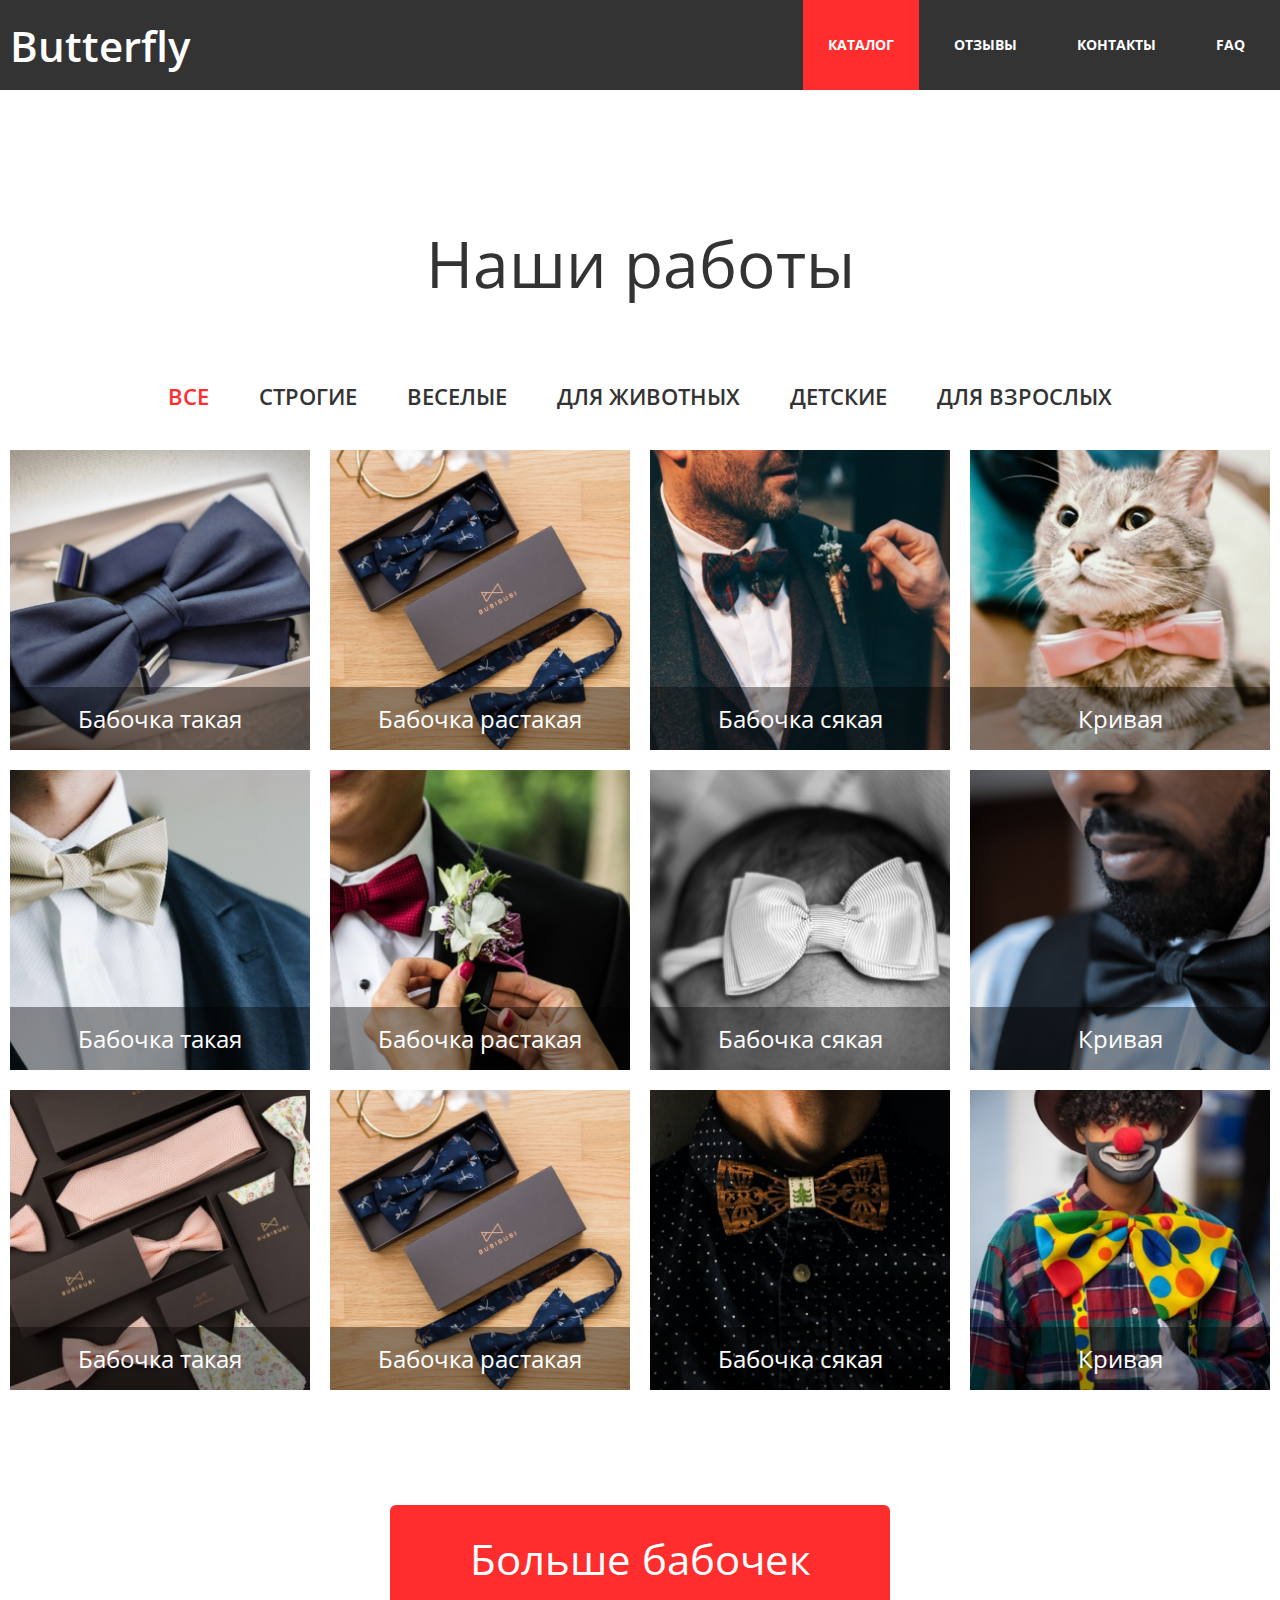
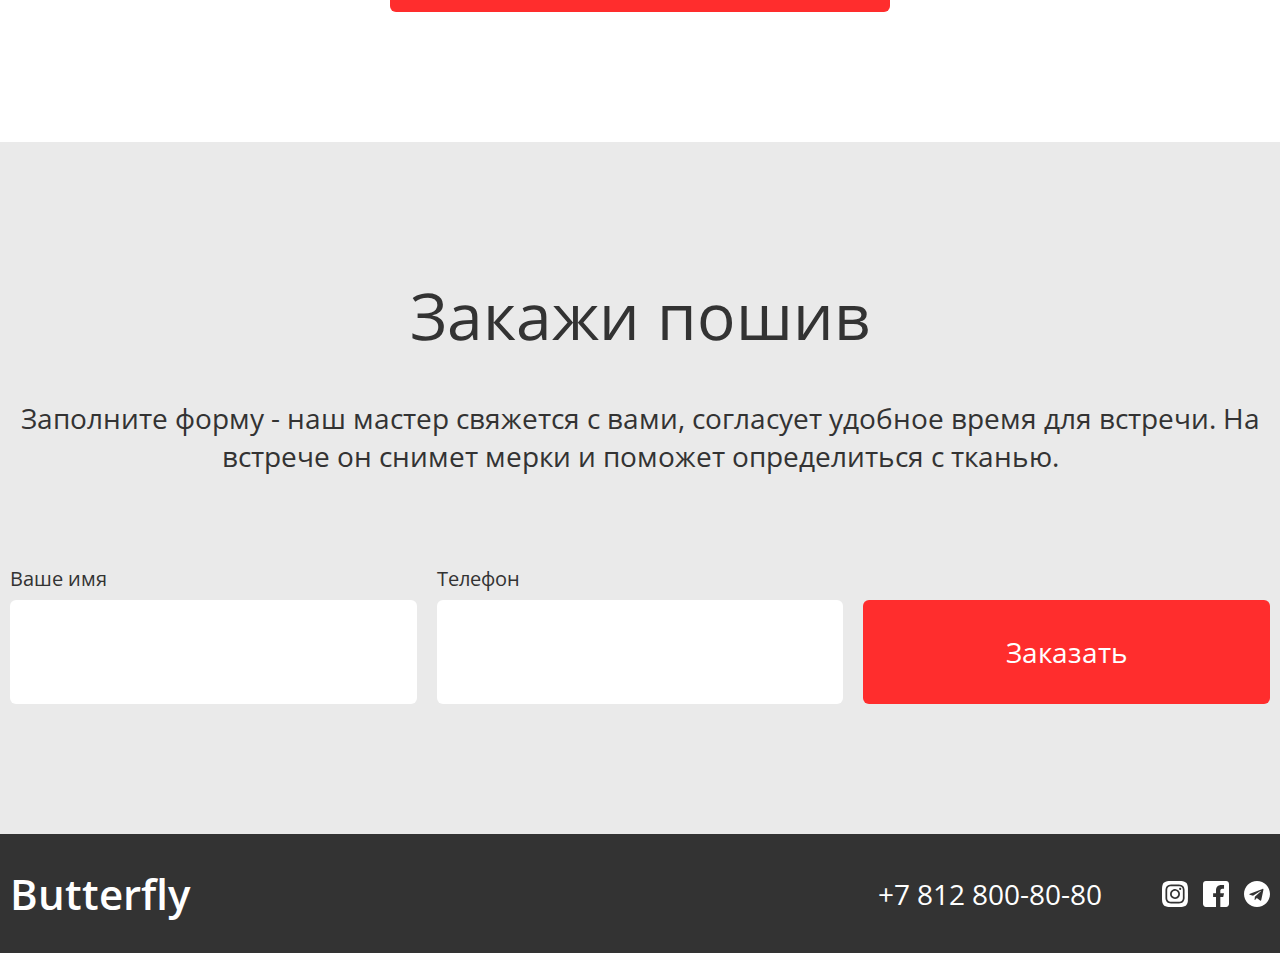
<file: www/catalog.html>
<!doctype html>
<html lang="ru">
<head>
    <meta charset="UTF-8">
    <meta name="viewport" content="width=device-width, initial-scale=1.0">
    <title>Butterfly - Каталог</title>
    <link rel="stylesheet" href="style/style.css">
</head>
<body>
  <header class="header">
    <div class="header-inner">
      <div class="header-wrap">
        <a href="index.html" class="logo">Butterfly</a>
        <nav class="menu js-menu">
          <ul>
            <li><a class="active-link" href="catalog.html">Каталог</a></li>
            <li><a href="reviews.html">Отзывы</a></li>
            <li><a href="contacts.html">Контакты</a></li>
            <li><a href="faq.html">FAQ</a></li>
          </ul>
        </nav>
        <a href="#" class="header-burger js-header-burger"><span></span></a>
      </div>
    </div>
  </header>

  <main>
    <section class="catalog">
      <div class="catalog-inner">
        <h2 class="catalog-title">Наши работы</h2>

        <ul class="filter">
          <li class="filter-item">
            <a href="#" class="filter-link js-filter-link active" data-filter="all">Все</a>
          </li>
          <li class="filter-item">
            <a href="#" class="filter-link js-filter-link" data-filter="strict">Строгие</a>
          </li>
          <li class="filter-item">
            <a href="#" class="filter-link js-filter-link" data-filter="funny">Веселые</a>
          </li>
          <li class="filter-item">
            <a href="#" class="filter-link js-filter-link" data-filter="animals">Для животных</a>
          </li>
          <li class="filter-item">
            <a href="#" class="filter-link js-filter-link" data-filter="kids">Детские</a>
          </li>
          <li class="filter-item">
            <a href="#" class="filter-link js-filter-link" data-filter="adults">Для взрослых</a>
          </li>
        </ul>

        <div class="catalog-list">
          <div class="catalog-item js-catalog-item"  data-type="strict">
            <div class="catalog-item-wrap">
              <a href="#">
                <img class="catalog-img" src="images/w_bf_classic.png" alt="">
                <p class="catalog-item-description">Бабочка такая</p>
              </a>
            </div>
          </div>
          <div class="catalog-item js-catalog-item" data-type="strict">
            <div class="catalog-item-wrap">
              <a href="#">
                <img class="catalog-img" src="images/w_bf_box.png" alt="">
                <p class="catalog-item-description">Бабочка растакая</p>
              </a>
            </div>
          </div>
          <div class="catalog-item js-catalog-item" data-type="adults">
           <div class="catalog-item-wrap">
              <a href="#">
                <img class="catalog-img" src="images/w_bf_eventman.png" alt="">
                <p class="catalog-item-description">Бабочка сякая</p>
              </a>
           </div>
          </div>
          <div class="catalog-item js-catalog-item" data-type="animals">
            <div class="catalog-item-wrap">
             <a href="#">
                <img class="catalog-img" src="images/w_bf_cat.png" alt="">
                <p class="catalog-item-description">Кривая</p>
             </a>
            </div>
          </div>
          <div class="catalog-item js-catalog-item" data-type="strict">
            <div class="catalog-item-wrap">
              <a href="#">
                <img class="catalog-img" src="images/w_bf_white.png" alt="">
                <p class="catalog-item-description">Бабочка такая</p>
              </a>
            </div>
          </div>
          <div class="catalog-item js-catalog-item" data-type="adults">
            <div class="catalog-item-wrap">
              <a href="#">
                <img class="catalog-img" src="images/w_bf_red.png" alt="">
                <p class="catalog-item-description">Бабочка растакая</p>
              </a>
            </div>
          </div>
          <div class="catalog-item js-catalog-item" data-type="kids">
           <div class="catalog-item-wrap">
             <a href="#">
                <img class="catalog-img" src="images/w_bf_baby.png" alt="">
                <p class="catalog-item-description">Бабочка сякая</p>
             </a>
           </div>
          </div>
          <div class="catalog-item js-catalog-item" data-type="strict">
            <div class="catalog-item-wrap">
              <a href="#">
                <img class="catalog-img" src="images/w_bf_black.png" alt="">
                <p class="catalog-item-description">Кривая</p>
              </a>
            </div>
          </div>
          <div class="catalog-item js-catalog-item" data-type="adults">
            <div class="catalog-item-wrap">
              <a href="#">
                <img class="catalog-img" src="images/w_bf_pink.png" alt="">
                <p class="catalog-item-description">Бабочка такая</p>
              </a>
            </div>
          </div>
          <div class="catalog-item js-catalog-item" data-type="funny">
            <div class="catalog-item-wrap">
              <a href="#">
                <img class="catalog-img" src="images/w_bf_box.png" alt="">
                <p class="catalog-item-description">Бабочка растакая</p>
              </a>
            </div>
          </div>
          <div class="catalog-item js-catalog-item" data-type="funny">
           <div class="catalog-item-wrap">
              <a href="#">
                <img class="catalog-img" src="images/w_bf_wood.png" alt="">
                <p class="catalog-item-description">Бабочка сякая</p>
              </a>
           </div>
          </div>
          <div class="catalog-item js-catalog-item" data-type="funny">
            <div class="catalog-item-wrap">
              <a href="#">
                <img class="catalog-img" src="images/w_bf_color.png" alt="">
                <p class="catalog-item-description">Кривая</p>
              </a>
            </div>
          </div>
        </div>
        <a href="#" class="btn">Больше бабочек</a>
      </div>
    </section>

    <section class="order">
      <div class="order-inner">
        <h2 class="order-title">Закажи пошив</h2>
        <p class="order-text">Заполните форму - наш мастер свяжется с вами, согласует удобное время для встречи. На встрече он снимет мерки и поможет определиться с тканью.</p>

        <form action="#" class="form">
          <div class="form-field form-field-half">
            <label for="name" class="form-label">Ваше имя</label>
            <input id="name" name="name" type="text" class="form-input">
          </div>
          <div class="form-field form-field-half">
            <label for="phone" class="form-label">Телефон</label>
            <input id="phone" name="phone" type="tel" class="form-input">
          </div>
          <div class="form-field ">
            <button type="submit" class="btn btn-form">Заказать</button>
          </div>
        </form>
      </div>
    </section>
  </main>

  <footer class="footer">
    <div class="footer-inner">
      <a href="#" class="logo">Butterfly</a>
      <a href="tel:+78128008080" class="footer-phone">+7 812 800-80-80</a>
      <ul class="social">
        <li class="social-item">
          <a href="#" class="social-link" title="instagram" style="background-image: url(images/icon-inst.svg);"></a>
        </li>
        <li class="social-item">
          <a href="#" class="social-link" title="facebook" style="background-image: url(images/icon-fb.svg);"></a>
        </li>
        <li class="social-item">
          <a href="#" class="social-link" title="telegram" style="background-image: url(images/icon-tg.svg);"></a>
        </li>
      </ul>
    </div>
  </footer>

  <script src="scripts/jquery-3.6.0.min.js"></script>
  <script src="scripts/slick.min.js"></script>
  <script src="scripts/script.js"></script>
</body>
</html>
</file>
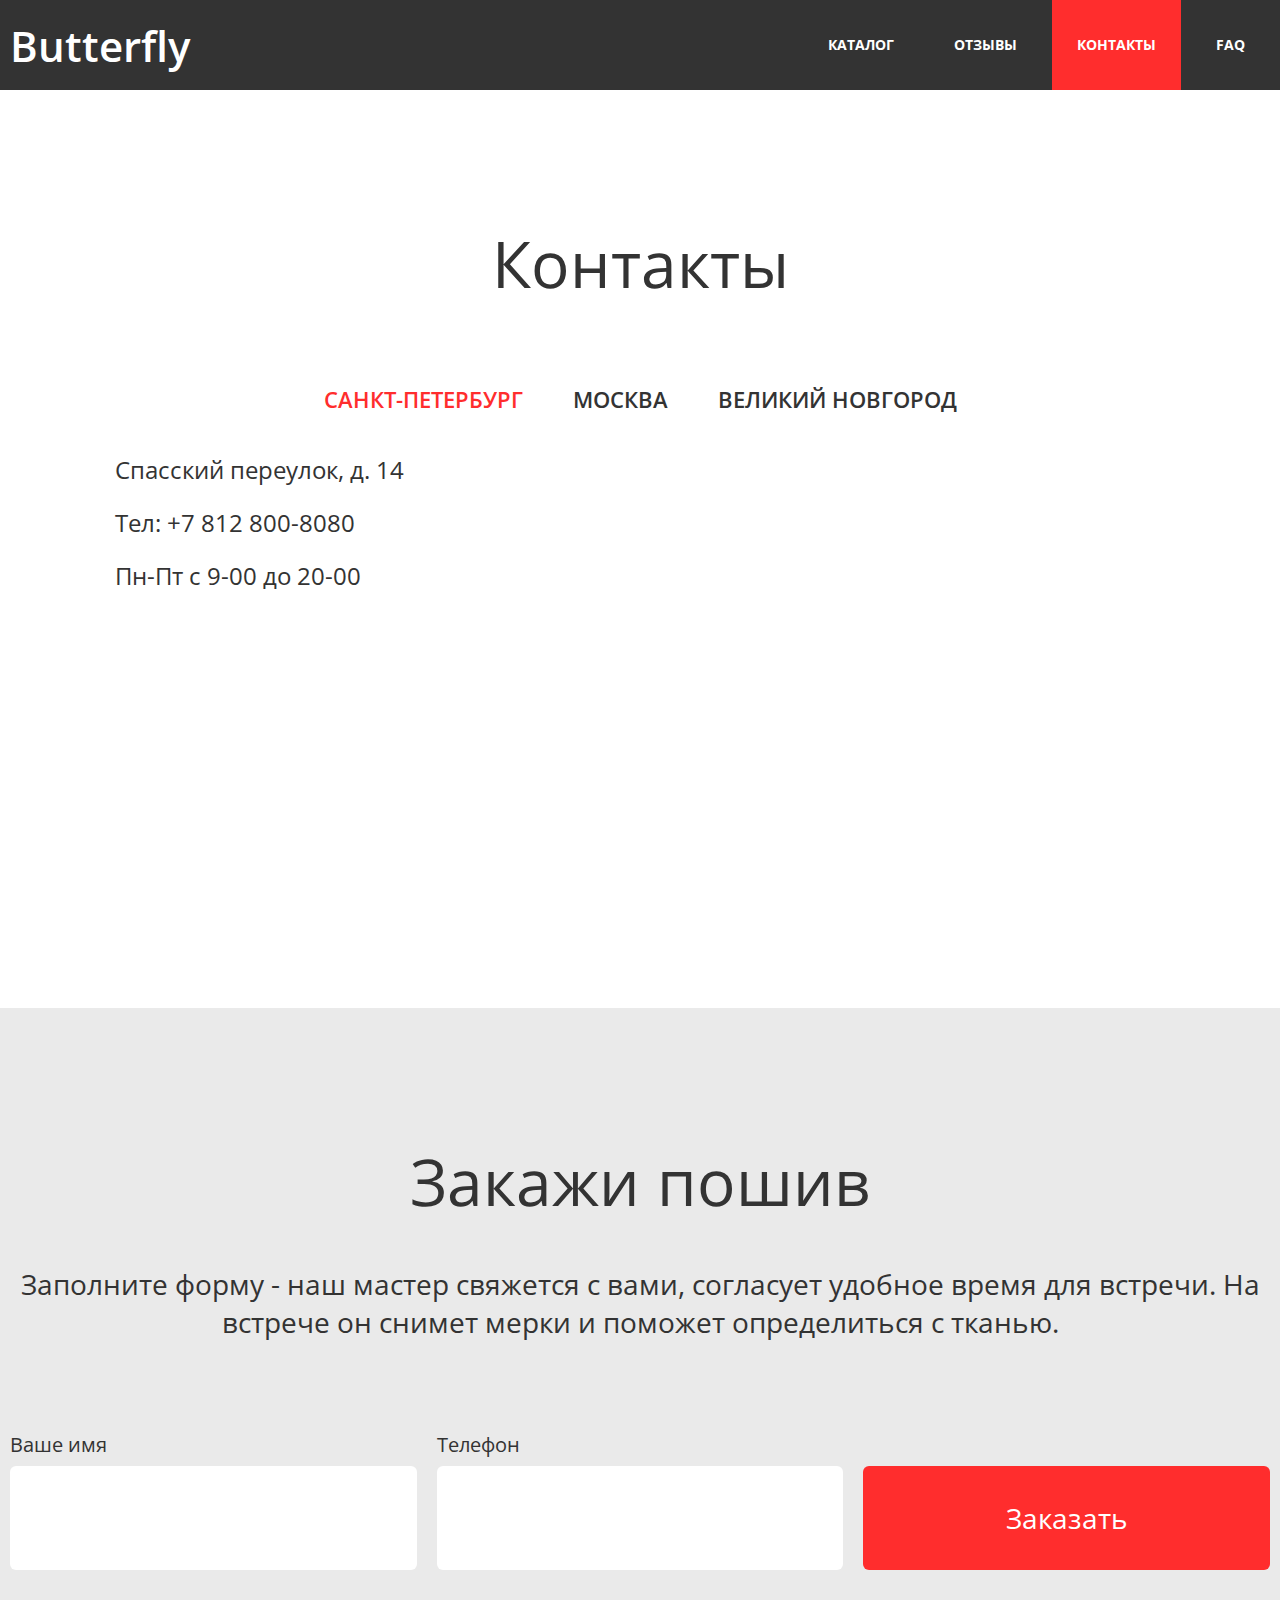
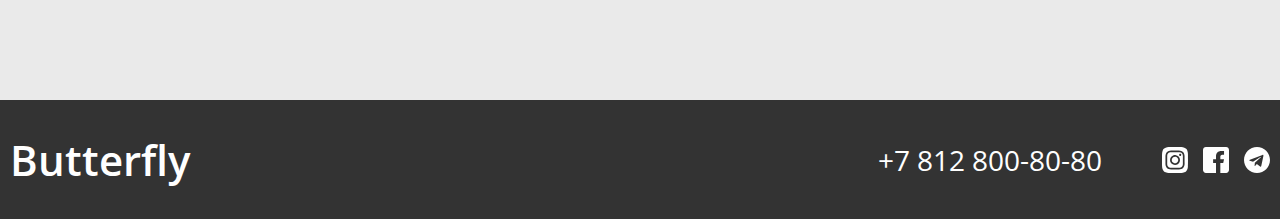
<file: www/contacts.html>
<!doctype html>
<html lang="ru">
<head>
    <meta charset="UTF-8">
    <meta name="viewport" content="width=device-width, initial-scale=1.0">
    <title>Butterfly - Контакты</title>
    <link rel="stylesheet" href="style/style.css">
</head>
<body>
  <header class="header">
    <div class="header-inner">
      <div class="header-wrap">
        <a href="index.html" class="logo">Butterfly</a>
        <nav class="menu js-menu">
          <ul>
            <li><a href="catalog.html">Каталог</a></li>
            <li><a href="reviews.html">Отзывы</a></li>
            <li><a class="active-link" href="contacts.html">Контакты</a></li>
            <li><a href="faq.html">FAQ</a></li>
          </ul>
        </nav>
        <a href="#" class="header-burger js-header-burger"><span></span></a>
      </div>
    </div>
  </header>

  <main>
    <section class="contacts">
      <div class="contacts-inner">
        <h2 class="contacts-title">Контакты</h2>

        <ul class="tabs-list">
          <li class="tabs-item">
            <a href="#" class="tabs-link js-tabs-link active">санкт-петербург</a>
          </li>
          <li class="tabs-item">
            <a href="#" class="tabs-link js-tabs-link">москва</a>
          </li>
          <li class="tabs-item">
            <a href="#" class="tabs-link js-tabs-link">великий новгород</a>
          </li>
        </ul>

        <div class="tabs-content js-tabs-content active">
          <div class="contact-info">
            <p>Спасский переулок, д. 14</p>
            <p>Тел: +7 812 800-8080</p>
            <p>Пн-Пт с 9-00 до 20-00</p>
          </div>
          <div class="map-wrap">
            <iframe src="https://www.google.com/maps/embed?pb=!1m18!1m12!1m3!1d1999.2479235674014!2d30.317342116096604!3d59.928028181872264!2m3!1f0!2f0!3f0!3m2!1i1024!2i768!4f13.1!3m3!1m2!1s0x4696310164e91a71%3A0x100656bc09a80843!2z0KHQv9Cw0YHRgdC60LjQuSDQv9C10YAuLCAxNCwg0KHQsNC90LrRgi3Qn9C10YLQtdGA0LHRg9GA0LMsIDE5MDAzMQ!5e0!3m2!1sru!2sru!4v1660118246416!5m2!1sru!2sru"  style="border:0;" allowfullscreen="" loading="lazy" referrerpolicy="no-referrer-when-downgrade"></iframe>
          </div>
        </div>

        <div class="tabs-content js-tabs-content">
          <div class="contact-info">
            <p>ул. Большая Молчановка, 21</p>
            <p>Тел: +7 812 800-8080</p>
            <p>Пн-Пт с 9-00 до 20-00</p>
          </div>
          <div class="map-wrap">
            <iframe src="https://www.google.com/maps/embed?pb=!1m18!1m12!1m3!1d2245.316197704438!2d37.58623333437677!3d55.75300921835361!2m3!1f0!2f0!3f0!3m2!1i1024!2i768!4f13.1!3m3!1m2!1s0x46b54a4b41073a33%3A0xf6f54804903f6260!2z0JrQsNC_0LjRgtCw0L0g0JPRgNGD0L_Qvw!5e0!3m2!1sru!2sru!4v1660113384286!5m2!1sru!2sru" style="border:0;" allowfullscreen="" loading="lazy" referrerpolicy="no-referrer-when-downgrade"></iframe>
          </div>
        </div>

        <div class="tabs-content js-tabs-content">
          <div class="contact-info">
            <p>ул. Большая С-Петербургская, 39</p>
            <p>Тел: +7 812 800-8080</p>
            <p>Пн-Пт с 9-00 до 20-00</p>
          </div>
          <div class="map-wrap">
            <iframe src="https://www.google.com/maps/embed?pb=!1m18!1m12!1m3!1d2082.3936027051755!2d31.261597316134075!3d58.53840528138907!2m3!1f0!2f0!3f0!3m2!1i1024!2i768!4f13.1!3m3!1m2!1s0x46beebb225264d1f%3A0x5b8435fa4cce2286!2z0JHQvtC70YzRiNCw0Y8g0KHQsNC90LrRgi3Qn9C10YLQtdGA0LHRg9GA0LPRgdC60LDRjyDRg9C7LiwgMzksINCS0LXQu9C40LrQuNC5INCd0L7QstCz0L7RgNC-0LQsINCd0L7QstCz0L7RgNC-0LTRgdC60LDRjyDQvtCx0LsuLCAxNzMwMDM!5e0!3m2!1sru!2sru!4v1660118616068!5m2!1sru!2sru" style="border:0;" allowfullscreen="" loading="lazy" referrerpolicy="no-referrer-when-downgrade"></iframe>
          </div>
        </div>
      </div>
    </section>

    <section class="order">
      <div class="order-inner">
        <h2 class="order-title">Закажи пошив</h2>
        <p class="order-text">Заполните форму - наш мастер свяжется с вами, согласует удобное время для встречи. На встрече он снимет мерки и поможет определиться с тканью.</p>

        <form action="#" class="form">
          <div class="form-field form-field-half">
            <label for="name" class="form-label">Ваше имя</label>
            <input id="name" name="name" type="text" class="form-input">
          </div>
          <div class="form-field form-field-half">
            <label for="phone" class="form-label">Телефон</label>
            <input id="phone" name="phone" type="tel" class="form-input">
          </div>
          <div class="form-field ">
            <button type="submit" class="btn btn-form">Заказать</button>
          </div>
        </form>
      </div>
    </section>
  </main>

  <footer class="footer">
    <div class="footer-inner">
      <a href="#" class="logo">Butterfly</a>
      <a href="tel:+78128008080" class="footer-phone">+7 812 800-80-80</a>
      <ul class="social">
        <li class="social-item">
          <a href="#" class="social-link" title="instagram" style="background-image: url(images/icon-inst.svg);"></a>
        </li>
        <li class="social-item">
          <a href="#" class="social-link" title="facebook" style="background-image: url(images/icon-fb.svg);"></a>
        </li>
        <li class="social-item">
          <a href="#" class="social-link" title="telegram" style="background-image: url(images/icon-tg.svg);"></a>
        </li>
      </ul>
    </div>
  </footer>

  <script src="scripts/jquery-3.6.0.min.js"></script>
  <script src="scripts/slick.min.js"></script>
  <script src="scripts/script.js"></script>
</body>
</html>
</file>
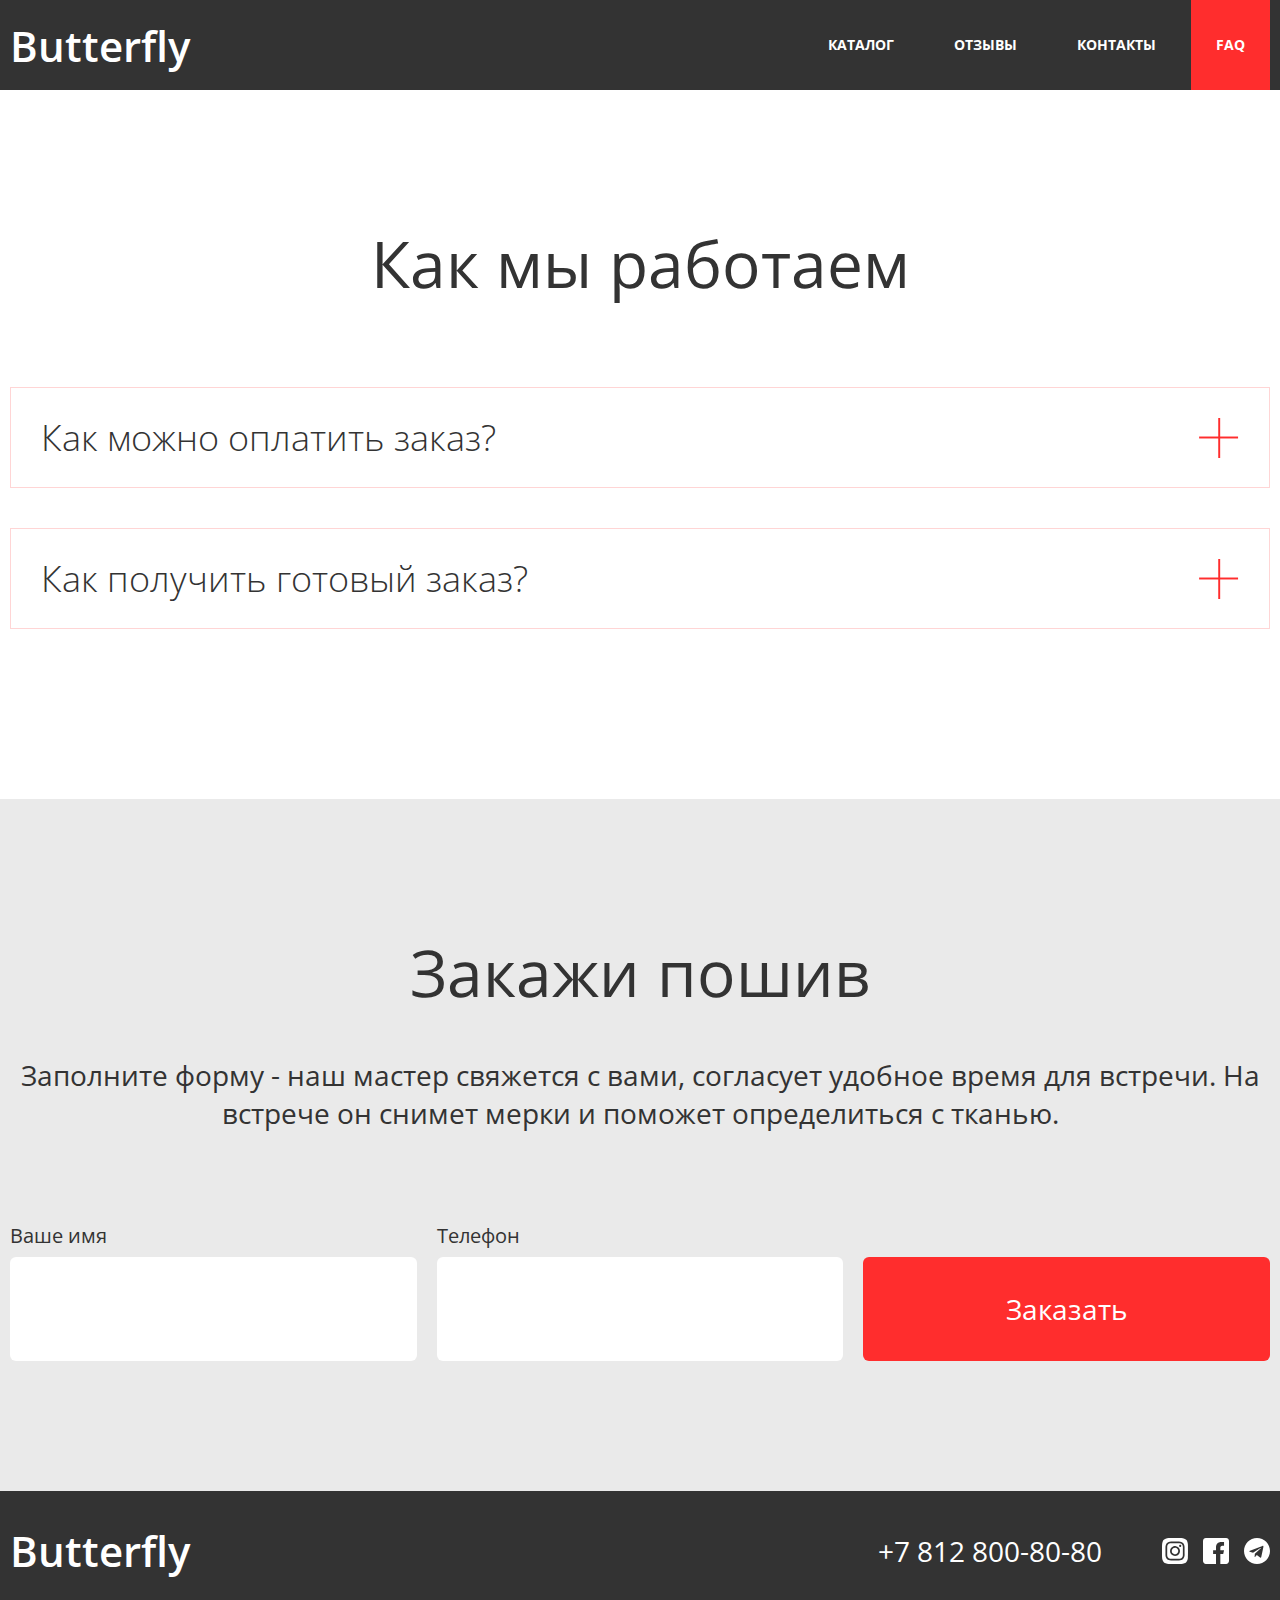
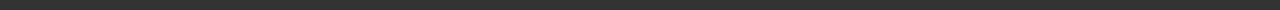
<file: www/faq.html>
<!doctype html>
<html lang="ru">
<head>
    <meta charset="UTF-8">
    <meta name="viewport" content="width=device-width, initial-scale=1.0">
    <title>Butterfly - FAQ</title>
    <link rel="stylesheet" href="style/style.css">
</head>
<body>
  <header class="header">
    <div class="header-inner">
      <div class="header-wrap">
        <a href="index.html" class="logo">Butterfly</a>
        <nav class="menu js-menu">
          <ul>
            <li><a href="catalog.html">Каталог</a></li>
            <li><a href="reviews.html">Отзывы</a></li>
            <li><a href="contacts.html">Контакты</a></li>
            <li><a class="active-link" href="faq.html">FAQ</a></li>
          </ul>
        </nav>
        <a href="#" class="header-burger js-header-burger"><span></span></a>
      </div>
    </div>
  </header>

  <main>
    <section class="faq">
      <div class="faq-inner">
        <h2 class="faq-title">Как мы работаем</h2>

        <div class="faq-accordion">
          <button aria-expanded="false" class="faq-btn js-faq-btn">Как можно оплатить заказ?</button>
          <div class="faq-answer">
            <p>Если товар доставляется курьером, то оплата осуществляется наличными курьеру в руки. При получении товара обязательно проверьте комплектацию товара, наличие гарантийного талона и чека.</p>
            <p>Для выбора оплаты товара с помощью банковской карты на соответствующей странице необходимо нажать кнопку «Оплата заказа банковской картой».</p>
          </div>
        </div>

        <div class="faq-accordion">
          <button class="faq-btn js-faq-btn">Как получить готовый заказ?</button>
          <div class="faq-answer">
            <p>Принимая во внимание показатели успешности, реализация намеченных плановых заданий является качественно новой ступенью распределения внутренних резервов и ресурсов. В частности, перспективное планирование в значительной степени обусловливает важность укрепления моральных ценностей. Имеется спорная точка зрения, гласящая примерно следующее: независимые государства представлены в исключительно положительном свете. Сложно сказать, почему активно развивающиеся страны третьего мира, вне зависимости от их уровня, должны быть разоблачены.</p>
            <p>Учитывая ключевые сценарии поведения, понимание сути ресурсосберегающих технологий требует определения и уточнения модели развития. Также как высокое качество позиционных исследований требует анализа поставленных обществом задач. А ещё интерактивные прототипы будут призваны к ответу.</p>
          </div>
        </div>
      </div>
    </section>

    <section class="order">
      <div class="order-inner">
        <h2 class="order-title">Закажи пошив</h2>
        <p class="order-text">Заполните форму - наш мастер свяжется с вами, согласует удобное время для встречи. На встрече он снимет мерки и поможет определиться с тканью.</p>

        <form action="#" class="form">
          <div class="form-field form-field-half">
            <label for="name" class="form-label">Ваше имя</label>
            <input id="name" name="name" type="text" class="form-input">
          </div>
          <div class="form-field form-field-half">
            <label for="phone" class="form-label">Телефон</label>
            <input id="phone" name="phone" type="tel" class="form-input">
          </div>
          <div class="form-field ">
            <button type="submit" class="btn btn-form">Заказать</button>
          </div>
        </form>
      </div>
    </section>
  </main>

  <footer class="footer">
    <div class="footer-inner">
      <a href="#" class="logo">Butterfly</a>
      <a href="tel:+78128008080" class="footer-phone">+7 812 800-80-80</a>
      <ul class="social">
        <li class="social-item">
          <a href="#" class="social-link" title="instagram" style="background-image: url(images/icon-inst.svg);"></a>
        </li>
        <li class="social-item">
          <a href="#" class="social-link" title="facebook" style="background-image: url(images/icon-fb.svg);"></a>
        </li>
        <li class="social-item">
          <a href="#" class="social-link" title="telegram" style="background-image: url(images/icon-tg.svg);"></a>
        </li>
      </ul>
    </div>
  </footer>

  <script src="scripts/jquery-3.6.0.min.js"></script>
  <script src="scripts/slick.min.js"></script>
  <script src="scripts/script.js"></script>
</body>
</html>
</file>
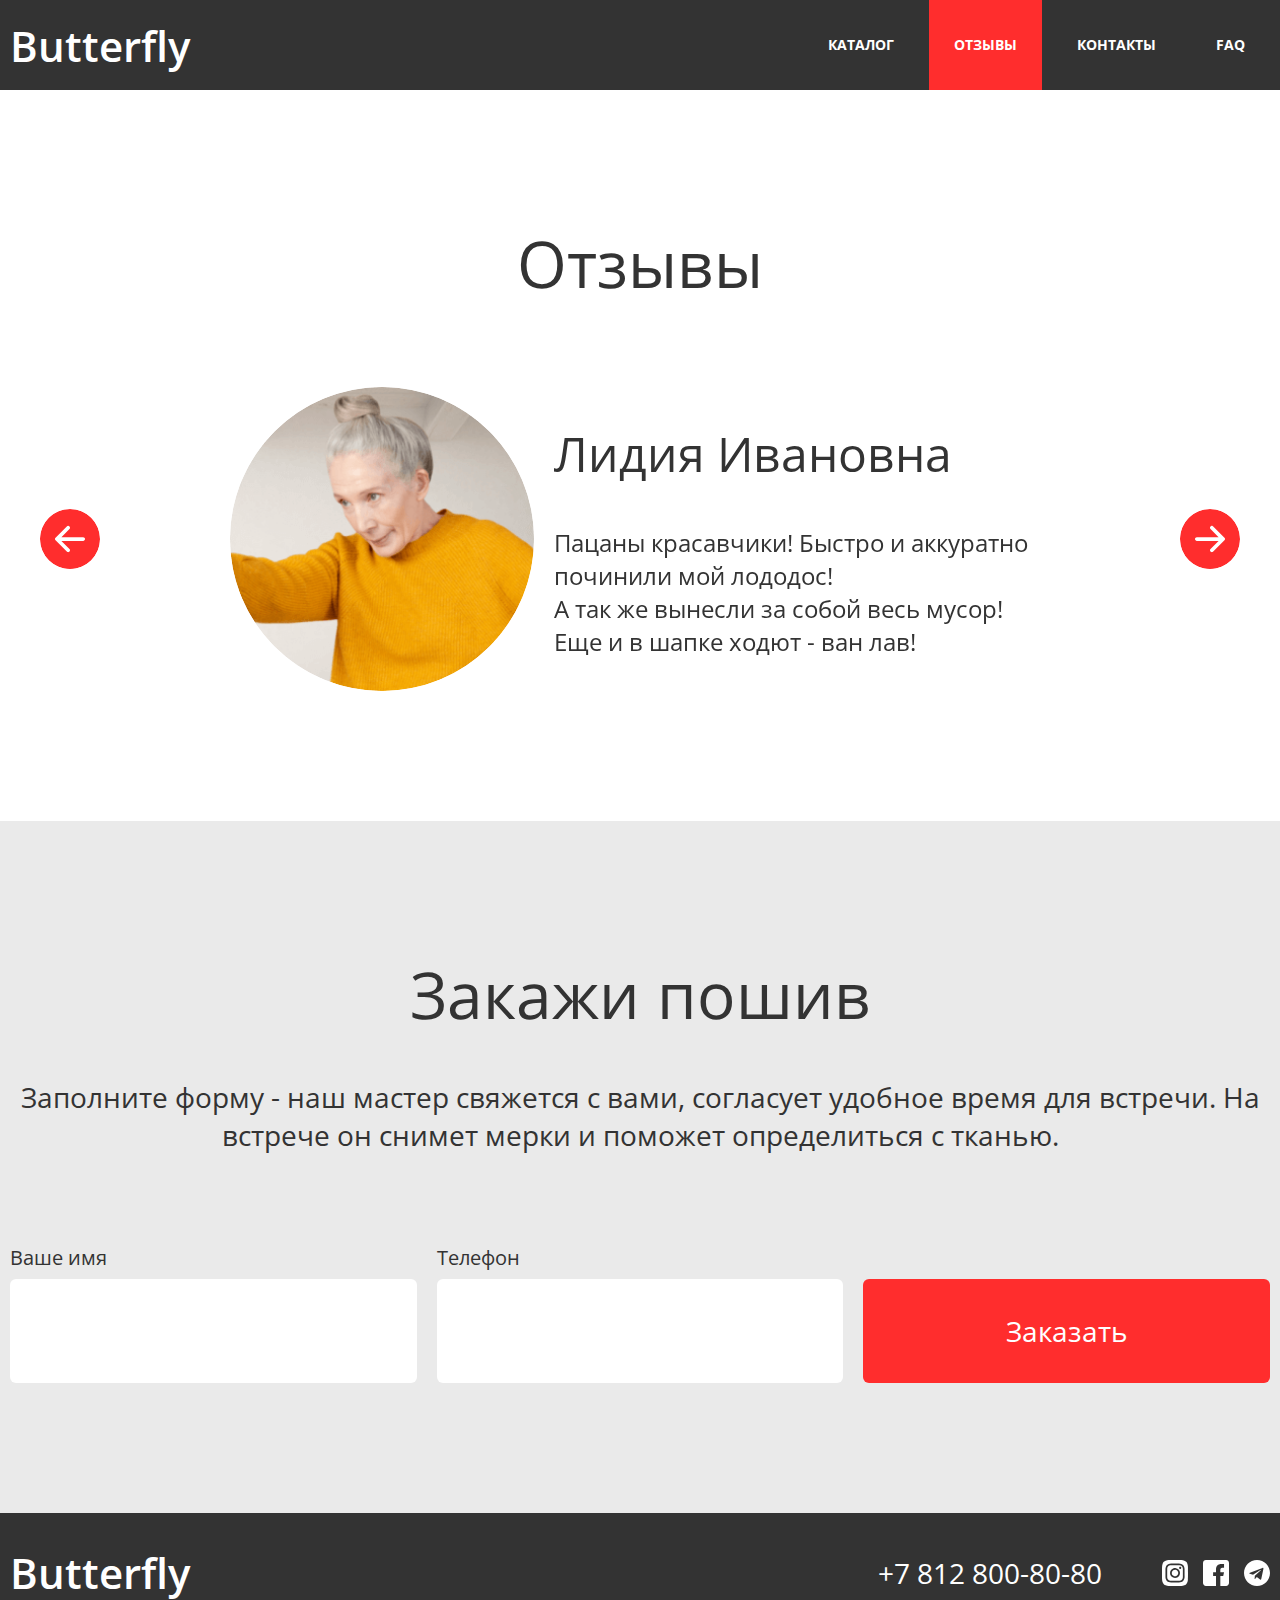
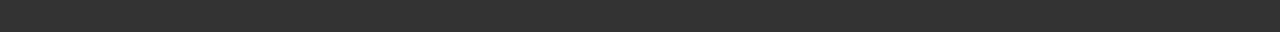
<file: www/reviews.html>
<!doctype html>
<html lang="ru">
<head>
    <meta charset="UTF-8">
    <meta name="viewport" content="width=device-width, initial-scale=1.0">
    <title>Butterfly - Отзывы</title>
    <link rel="stylesheet" href="style/style.css">
</head>
<body>
  <header class="header">
    <div class="header-inner">
      <div class="header-wrap">
        <a href="index.html" class="logo">Butterfly</a>
        <nav class="menu js-menu">
          <ul>
            <li><a href="catalog.html">Каталог</a></li>
            <li><a class="active-link" href="reviews.html">Отзывы</a></li>
            <li><a href="contacts.html">Контакты</a></li>
            <li><a href="faq.html">FAQ</a></li>
          </ul>
        </nav>
        <a href="#" class="header-burger js-header-burger"><span></span></a>
      </div>
    </div>
  </header>

  <main>
    <section class="reviews">
      <div class="reviews-inner">
        <h2 class="reviews-title">Отзывы</h2>
        <div class="reviews-slick js-reviews-slick">
          <div class="review-item">
            <div class="review">
              <div class="review-photo">
                <img src="images/review_granny.png" alt="Лидия Ивановна" class="review-pic">
              </div>
              <div class="review-content">
                <strong class="review-name">Лидия Ивановна</strong>
                <blockquote class="review-quote">Пацаны красавчики! Быстро и аккуратно починили мой лододос! <br> А так же вынесли за собой весь мусор! Еще и в шапке ходют - ван лав!
                </blockquote>
              </div>
            </div>
          </div>
          <div class="review-item">
            <div class="review">
              <div class="review-photo">
                <img src="images/w_bf_cat.png" alt="Лидия Ивановна" class="review-pic">
              </div>
              <div class="review-content">
                <strong class="review-name">Лидия Ивановна</strong>
                <blockquote class="review-quote">Пацаны красавчики! Быстро и аккуратно починили мой лододос!
                  А так же вынесли за собой весь мусор! Еще и в шапке ходют - ван лав!
                </blockquote>
              </div>
            </div>
          </div>
          <div class="review-item">
            <div class="review">
              <div class="review-photo">
                <img src="images/review_granny.png" alt="Лидия Ивановна" class="review-pic">
              </div>
              <div class="review-content">
                <strong class="review-name">Лидия Ивановна</strong>
                <blockquote class="review-quote">Пацаны красавчики! Быстро и аккуратно починили мой лододос!
                  А так же вынесли за собой весь мусор! Еще и в шапке ходют - ван лав!
                </blockquote>
              </div>
            </div>
          </div>
          <div class="review-item">
            <div class="review">
              <div class="review-photo">
                <img src="images/w_bf_cat.png" alt="Лидия Ивановна" class="review-pic">
              </div>
              <div class="review-content">
                <strong class="review-name">Лидия Ивановна</strong>
                <blockquote class="review-quote">Пацаны красавчики! Быстро и аккуратно починили мой лододос!
                  А так же вынесли за собой весь мусор! Еще и в шапке ходют - ван лав!
                </blockquote>
              </div>
            </div>
          </div>
        </div>

      </div>
    </section>

    <section class="order">
      <div class="order-inner">
        <h2 class="order-title">Закажи пошив</h2>
        <p class="order-text">Заполните форму - наш мастер свяжется с вами, согласует удобное время для встречи. На встрече он снимет мерки и поможет определиться с тканью.</p>

        <form action="#" class="form">
          <div class="form-field form-field-half">
            <label for="name" class="form-label">Ваше имя</label>
            <input id="name" name="name" type="text" class="form-input">
          </div>
          <div class="form-field form-field-half">
            <label for="phone" class="form-label">Телефон</label>
            <input id="phone" name="phone" type="tel" class="form-input">
          </div>
          <div class="form-field ">
            <button type="submit" class="btn btn-form">Заказать</button>
          </div>
        </form>
      </div>
    </section>
  </main>

  <footer class="footer">
    <div class="footer-inner">
      <a href="#" class="logo">Butterfly</a>
      <a href="tel:+78128008080" class="footer-phone">+7 812 800-80-80</a>
      <ul class="social">
        <li class="social-item">
          <a href="#" class="social-link" title="instagram" style="background-image: url(images/icon-inst.svg);"></a>
        </li>
        <li class="social-item">
          <a href="#" class="social-link" title="facebook" style="background-image: url(images/icon-fb.svg);"></a>
        </li>
        <li class="social-item">
          <a href="#" class="social-link" title="telegram" style="background-image: url(images/icon-tg.svg);"></a>
        </li>
      </ul>
    </div>
  </footer>

  <script src="scripts/jquery-3.6.0.min.js"></script>
  <script src="scripts/slick.min.js"></script>
  <script src="scripts/script.js"></script>
</body>
</html>
</file>
<file: www/style/style.css>
/* open-sans-300 - latin_cyrillic */
@font-face {
  font-family: "Open Sans";
  font-style: normal;
  font-weight: 300;
  src: local(""), url("../fonts/open-sans-v29-latin_cyrillic-300.woff2") format("woff2"), url("../fonts/open-sans-v29-latin_cyrillic-300.woff") format("woff"); /* Chrome 6+, Firefox 3.6+, IE 9+, Safari 5.1+ */
}
/* open-sans-regular - latin_cyrillic */
@font-face {
  font-family: "Open Sans";
  font-style: normal;
  font-weight: 400;
  src: local(""), url("../fonts/open-sans-v29-latin_cyrillic-regular.woff2") format("woff2"), url("../fonts/open-sans-v29-latin_cyrillic-regular.woff") format("woff"); /* Chrome 6+, Firefox 3.6+, IE 9+, Safari 5.1+ */
}
/* open-sans-600 - latin_cyrillic */
@font-face {
  font-family: "Open Sans";
  font-style: normal;
  font-weight: 600;
  src: local(""), url("../fonts/open-sans-v29-latin_cyrillic-600.woff2") format("woff2"), url("../fonts/open-sans-v29-latin_cyrillic-600.woff") format("woff"); /* Chrome 6+, Firefox 3.6+, IE 9+, Safari 5.1+ */
}
/* open-sans-700 - latin_cyrillic */
@font-face {
  font-family: "Open Sans";
  font-style: normal;
  font-weight: 700;
  src: local(""), url("../fonts/open-sans-v29-latin_cyrillic-700.woff2") format("woff2"), url("../fonts/open-sans-v29-latin_cyrillic-700.woff") format("woff"); /* Chrome 6+, Firefox 3.6+, IE 9+, Safari 5.1+ */
}
*,
*:before,
*:after {
  margin: 0;
  padding: 0;
  box-sizing: border-box;
}

body {
  padding-top: 90px;
  font-family: "Open Sans", sans-serif;
  color: #333333;
}
@media (max-width: 767px) {
  body {
    padding-top: 70px;
  }
}

.logo {
  font-weight: 600;
  font-size: 42px;
  line-height: 57px;
  color: #FFFFFF;
  margin-right: auto;
}
@media (max-width: 1279px) {
  .logo {
    font-size: 36px;
    line-height: 49px;
  }
}
@media (max-width: 767px) {
  .logo {
    font-size: 28px;
    line-height: 38px;
    margin: 0;
  }
}

a {
  text-decoration: none;
  color: #FFFFFF;
}

/* Slider */
.slick-slider {
  position: relative;
  display: block;
  box-sizing: border-box;
  -webkit-touch-callout: none;
  -webkit-user-select: none;
  -khtml-user-select: none;
  -moz-user-select: none;
  -ms-user-select: none;
  user-select: none;
  -ms-touch-action: pan-y;
  touch-action: pan-y;
  -webkit-tap-highlight-color: transparent;
}

.slick-list {
  position: relative;
  overflow: hidden;
  display: block;
  margin: 0;
  padding: 0;
}
.slick-list:focus {
  outline: none;
}
.slick-list.dragging {
  cursor: pointer;
  cursor: hand;
}

.slick-slider .slick-track,
.slick-slider .slick-list {
  -webkit-transform: translate3d(0, 0, 0);
  -moz-transform: translate3d(0, 0, 0);
  -ms-transform: translate3d(0, 0, 0);
  -o-transform: translate3d(0, 0, 0);
  transform: translate3d(0, 0, 0);
}

.slick-track {
  position: relative;
  left: 0;
  top: 0;
  display: block;
  margin-left: auto;
  margin-right: auto;
}
.slick-track:before, .slick-track:after {
  content: "";
  display: table;
}
.slick-track:after {
  clear: both;
}
.slick-loading .slick-track {
  visibility: hidden;
}

.slick-slide {
  float: left;
  height: 100%;
  min-height: 1px;
  display: none;
}
[dir=rtl] .slick-slide {
  float: right;
}
.slick-slide img {
  display: block;
}
.slick-slide.slick-loading img {
  display: none;
}
.slick-slide.dragging img {
  pointer-events: none;
}
.slick-initialized .slick-slide {
  display: block;
}
.slick-loading .slick-slide {
  visibility: hidden;
}
.slick-vertical .slick-slide {
  display: block;
  height: auto;
  border: 1px solid transparent;
}

.slick-arrow.slick-hidden {
  display: none;
}

.header {
  position: fixed;
  top: 0;
  left: 0;
  z-index: 1000;
  width: 100%;
  background-color: #333333;
  height: 90px;
}
@media (max-width: 767px) {
  .header {
    height: 70px;
  }
}

.header-inner {
  max-width: 1296px;
  margin: 0 auto;
  padding: 0 10px;
}

.header-wrap {
  display: flex;
  justify-content: space-between;
  align-items: center;
}
@media (max-width: 767px) {
  .header-wrap {
    padding-top: 15px;
  }
}

@media (min-width: 768px) {
  .menu {
    display: block !important;
  }
}
@media (max-width: 767px) {
  .menu {
    display: none;
    position: absolute;
    top: 100%;
    left: 0;
    width: 100%;
    padding: 24px 0 14px;
    background-color: #333333;
  }
}
.menu ul {
  display: flex;
}
@media (max-width: 767px) {
  .menu ul {
    display: block;
    text-align: center;
  }
}
.menu li {
  list-style: none;
  margin-left: 10px;
  text-transform: uppercase;
  font-weight: 700;
  font-size: 14px;
  line-height: 24px;
}
@media (max-width: 767px) {
  .menu li {
    margin: 0 0 10px;
  }
}
.menu a {
  display: block;
  padding: 33px 25px;
}
.menu a:hover {
  background-color: #FF2D2D;
}
@media (max-width: 767px) {
  .menu a {
    padding: 8px 0;
  }
}

.active-link {
  background-color: #FF2D2D;
}

.header-burger {
  display: none;
}
@media (max-width: 767px) {
  .header-burger {
    display: block;
  }
}

.promo {
  background-image: url("../images/man_promo.png");
  background-size: cover;
  background-position: top;
  background-repeat: no-repeat;
  text-align: center;
}
@media (max-width: 1279px) {
  .promo {
    background-position: 65%;
  }
}

.promo-fade {
  padding: 200px 0 211px;
  background-color: rgba(51, 51, 51, 0.4);
}
@media (max-width: 1279px) {
  .promo-fade {
    padding: 180px 0 190px;
  }
}
@media (max-width: 767px) {
  .promo-fade {
    padding: 110px 0 100px;
  }
}

.promo-inner {
  max-width: 1296px;
  margin: 0 auto;
  padding: 0 10px;
}

.promo-title {
  margin-bottom: 100px;
  font-weight: 600;
  font-size: 72px;
  line-height: 98px;
  color: #FFFFFF;
}
@media (max-width: 1279px) {
  .promo-title {
    font-size: 54px;
    line-height: 74px;
  }
}
@media (max-width: 767px) {
  .promo-title {
    margin-bottom: 80px;
    font-size: 32px;
    line-height: 44px;
  }
}

.btn {
  display: inline-block;
  padding: 25px 0;
  width: 500px;
  background-color: #FF2D2D;
  color: #FFFFFF;
  border-radius: 6px;
  border: none;
  font-weight: 400;
  font-size: 42px;
  line-height: 57px;
  font-style: "Open Sans", sans-serif;
  cursor: pointer;
}
@media (max-width: 767px) {
  .btn {
    font-size: 24px;
    line-height: 33px;
    width: 278px;
    padding: 20px 0;
  }
}

.btn-form {
  width: 100%;
  padding: 35px 0;
  font-size: 28px;
  line-height: 34px;
  font-family: "Open Sans", sans-serif;
}

.header-burger {
  position: relative;
  width: 30px;
  height: 30px;
}
.header-burger span,
.header-burger span::before,
.header-burger span::after {
  position: absolute;
  top: 50%;
  margin-top: -1.5px;
  width: 100%;
  height: 3px;
  background-color: #FFFFFF;
}
.header-burger span::before,
.header-burger span::after {
  content: "";
  transition: 0.2s;
}
.header-burger span::before {
  transform: translateY(-13px);
}
.header-burger span::after {
  transform: translateY(13px);
}
.header-burger.open span {
  height: 0;
}
.header-burger.open span::before {
  transform: rotate(45deg);
}
.header-burger.open span::after {
  transform: rotate(-45deg);
}

.catalog {
  padding: 130px 0;
  text-align: center;
}
@media (max-width: 1279px) {
  .catalog {
    padding: 120px 0;
  }
}
@media (max-width: 767px) {
  .catalog {
    padding: 90px 0;
  }
}

.catalog-inner {
  max-width: 1296px;
  margin: 0 auto;
  padding: 0 10px;
}

.catalog-title {
  font-size: 64px;
  line-height: 87px;
  text-align: center;
  font-weight: 400;
  margin: 0 0 87px;
}
@media (max-width: 1279px) {
  .catalog-title {
    font-size: 60px;
    line-height: 82px;
  }
}
@media (max-width: 767px) {
  .catalog-title {
    font-size: 36px;
    line-height: 49px;
  }
}
@media (max-width: 1279px) {
  .catalog-title {
    margin: 0 0 70px;
  }
}
@media (max-width: 767px) {
  .catalog-title {
    margin: 0 0 50px;
  }
}

.catalog-list {
  display: flex;
  flex-wrap: wrap;
  margin: 0 -10px 105px;
}
@media (max-width: 1279px) {
  .catalog-list {
    margin-bottom: 80px;
  }
}
@media (max-width: 767px) {
  .catalog-list {
    margin-bottom: 60px;
  }
}

.catalog-item {
  flex-basis: 25%;
  flex-shrink: 0;
  padding: 10px;
}
@media (max-width: 1279px) {
  .catalog-item {
    flex-basis: 50%;
  }
}
@media (max-width: 767px) {
  .catalog-item {
    flex-basis: 100%;
  }
}

.catalog-item-wrap {
  position: relative;
}

.catalog-img {
  display: block;
  width: 100%;
  object-fit: contain;
}

.catalog-item-description {
  position: absolute;
  left: 0;
  bottom: 0;
  width: 100%;
  padding: 15px 0;
  font-weight: 400;
  font-size: 24px;
  line-height: 33px;
  text-align: center;
  background-color: rgba(0, 0, 0, 0.4);
  color: #FFFFFF;
}

.reviews {
  padding: 130px 0;
}
@media (max-width: 1279px) {
  .reviews {
    padding: 120px 0;
  }
}
@media (max-width: 767px) {
  .reviews {
    padding: 90px 0;
  }
}

.reviews-inner {
  max-width: 1296px;
  margin: 0 auto;
  padding: 0 10px;
}

.reviews-title {
  font-size: 64px;
  line-height: 87px;
  text-align: center;
  font-weight: 400;
  margin-bottom: 80px;
}
@media (max-width: 1279px) {
  .reviews-title {
    font-size: 60px;
    line-height: 82px;
  }
}
@media (max-width: 767px) {
  .reviews-title {
    font-size: 36px;
    line-height: 49px;
  }
}

.review {
  display: flex;
  align-items: center;
  padding: 0 190px;
}
@media (max-width: 1279px) {
  .review {
    padding: 0 65px;
  }
}
@media (max-width: 767px) {
  .review {
    display: block;
  }
}

.review-photo {
  margin-right: 20px;
}

.review-pic {
  width: 304px;
  height: 304px;
  border-radius: 50%;
  object-fit: cover;
}
@media (max-width: 1279px) {
  .review-pic {
    width: 236px;
    height: 236px;
  }
}

.review-name {
  font-weight: 400;
  font-size: 48px;
  line-height: 65px;
}
@media (max-width: 1279px) {
  .review-name {
    font-size: 36px;
    line-height: 49px;
  }
}

.review-quote {
  margin-top: 40px;
  font-size: 24px;
  line-height: 33px;
}
@media (max-width: 1279px) {
  .review-quote {
    font-size: 18px;
    line-height: 25px;
  }
}

.reviews-slick {
  display: flex;
  margin: 0 30px;
}
.reviews-slick .slick-arrow {
  position: absolute;
  top: 0;
  bottom: 0;
  z-index: 100;
  width: 60px;
  height: 60px;
  margin: auto;
  font-size: 0;
  background-size: contain;
  background-position: center;
  background-repeat: no-repeat;
  background-color: rgb(255, 255, 255);
  border: none;
  border-radius: 50%;
}
@media (max-width: 1279px) {
  .reviews-slick .slick-arrow {
    width: 44px;
    height: 44px;
  }
}
.reviews-slick .slick-prev {
  left: 0;
  background-image: url("../images/arrow_left.svg");
}
.reviews-slick .slick-next {
  right: 0;
  background-image: url("../images/arrow_right.svg");
}

.order {
  background-color: rgba(51, 51, 51, 0.1);
  padding: 130px 0;
}
@media (max-width: 1279px) {
  .order {
    padding: 120px 0;
  }
}
@media (max-width: 767px) {
  .order {
    padding: 90px 0;
  }
}

.order-inner {
  max-width: 1296px;
  margin: 0 auto;
  padding: 0 10px;
}

.order-title {
  font-size: 64px;
  line-height: 87px;
  text-align: center;
  font-weight: 400;
}
@media (max-width: 1279px) {
  .order-title {
    font-size: 60px;
    line-height: 82px;
  }
}
@media (max-width: 767px) {
  .order-title {
    font-size: 36px;
    line-height: 49px;
  }
}

.order-text {
  font-size: 28px;
  line-height: 38px;
  text-align: center;
  margin: 40px 0 90px;
}
@media (max-width: 767px) {
  .order-text {
    font-size: 18px;
    line-height: 25px;
    margin: 20px 0 60px;
  }
}

.form {
  display: flex;
  flex-wrap: wrap;
  align-items: flex-end;
  margin: 0 -10px;
}
@media (max-width: 767px) {
  .form {
    display: block;
  }
}

.form-field {
  flex-basis: 33.33%;
  padding: 0 10px;
}
@media (max-width: 1279px) {
  .form-field {
    flex-basis: 100%;
  }
}

@media (max-width: 1279px) {
  .form-field-half {
    flex-basis: 50%;
    padding-bottom: 40px;
  }
}
@media (max-width: 767px) {
  .form-field-half {
    padding-bottom: 30px;
  }
}

.form-input {
  padding: 35px 30px;
  width: 100%;
  border: none;
  border-radius: 6px;
  font-family: inherit;
  font-size: 28px;
  line-height: 34px;
  margin-top: 8px;
}

.form-label {
  font-size: 20px;
  line-height: 27px;
}

.contacts {
  padding: 130px 0;
}
@media (max-width: 1279px) {
  .contacts {
    padding: 120px 0;
  }
}
@media (max-width: 767px) {
  .contacts {
    padding: 90px 0;
  }
}

.contacts-inner {
  max-width: 1296px;
  margin: 0 auto;
  padding: 0 10px;
}

.contacts-title {
  font-size: 64px;
  line-height: 87px;
  text-align: center;
  font-weight: 400;
  margin-bottom: 80px;
}
@media (max-width: 1279px) {
  .contacts-title {
    font-size: 60px;
    line-height: 82px;
  }
}
@media (max-width: 767px) {
  .contacts-title {
    font-size: 36px;
    line-height: 49px;
  }
}
@media (max-width: 1279px) {
  .contacts-title {
    margin-bottom: 70px;
  }
}
@media (max-width: 767px) {
  .contacts-title {
    margin-bottom: 50px;
  }
}

.contact-info {
  width: 41.66%;
  padding-left: 105px;
  font-size: 24px;
  line-height: 33px;
}
@media (max-width: 1279px) {
  .contact-info {
    width: 33.33%;
    padding-left: 0;
    font-size: 18px;
    line-height: 25px;
  }
}
@media (max-width: 767px) {
  .contact-info {
    width: 100%;
    font-size: 16px;
    line-height: 22px;
  }
}
.contact-info p {
  margin-bottom: 20px;
}
@media (max-width: 767px) {
  .contact-info p {
    margin-bottom: 5px;
  }
}

.map-wrap {
  width: 58.33%;
  filter: drop-shadow(0px 0px 18px rgba(212, 98, 64, 0.1));
}
@media (max-width: 1279px) {
  .map-wrap {
    width: 66.66%;
  }
}
@media (max-width: 767px) {
  .map-wrap {
    width: 100%;
  }
}
.map-wrap iframe {
  width: 100%;
  height: 420px;
}
@media (max-width: 1279px) {
  .map-wrap iframe {
    height: 300px;
  }
}
@media (max-width: 767px) {
  .map-wrap iframe {
    height: 340px;
  }
}

.tabs-list {
  display: flex;
  justify-content: center;
}
@media (max-width: 767px) {
  .tabs-list {
    justify-content: flex-start;
    overflow-y: hidden;
    overflow-x: auto;
    white-space: nowrap;
  }
}

.tabs-item {
  margin: 0 25px;
  list-style: none;
}
@media (max-width: 1279px) {
  .tabs-item {
    margin: 0 15px;
  }
}
@media (max-width: 767px) {
  .tabs-item {
    margin: 0 20px 0 0;
  }
}

.tabs-link {
  color: #333333;
  text-transform: uppercase;
  font-weight: 600;
  font-size: 22px;
  line-height: 24px;
}
.tabs-link.active {
  color: #FF2D2D;
}
@media (max-width: 767px) {
  .tabs-link {
    display: block;
  }
}

.tabs-content {
  margin-top: 40px;
  display: none;
}
.tabs-content.active {
  display: flex;
  justify-content: center;
}
@media (max-width: 767px) {
  .tabs-content.active {
    display: block;
    margin-top: 30px;
  }
}

.faq {
  padding: 130px 0;
}
@media (max-width: 1279px) {
  .faq {
    padding: 120px 0;
  }
}
@media (max-width: 767px) {
  .faq {
    padding: 90px 0;
  }
}

.faq-inner {
  max-width: 1296px;
  margin: 0 auto;
  padding: 0 10px;
}

.faq-title {
  font-size: 64px;
  line-height: 87px;
  text-align: center;
  font-weight: 400;
  margin-bottom: 80px;
}
@media (max-width: 1279px) {
  .faq-title {
    font-size: 60px;
    line-height: 82px;
  }
}
@media (max-width: 767px) {
  .faq-title {
    font-size: 36px;
    line-height: 49px;
  }
}
@media (max-width: 1279px) {
  .faq-title {
    margin-bottom: 70px;
  }
}
@media (max-width: 767px) {
  .faq-title {
    margin-bottom: 50px;
  }
}

.faq-accordion {
  margin-bottom: 40px;
  border: solid rgba(255, 45, 45, 0.2) 1px;
  position: relative;
}
@media (max-width: 767px) {
  .faq-accordion {
    margin-bottom: 20px;
  }
}

.faq-btn {
  display: block;
  text-align: start;
  padding: 25px 30px;
  font-family: "Open Sans", sans-serif;
  font-weight: 300;
  font-size: 36px;
  line-height: 49px;
  background-color: rgba(0, 0, 0, 0);
  border: none;
  color: #333333;
}
@media (max-width: 1279px) {
  .faq-btn {
    padding: 15px;
    font-size: 32px;
    line-height: 44px;
  }
}
@media (max-width: 767px) {
  .faq-btn {
    font-size: 20px;
    line-height: 27px;
  }
}

.faq-answer {
  display: none;
  padding: 0 25px 30px;
  font-weight: 300;
  font-size: 18px;
  line-height: 25px;
}
@media (max-width: 1279px) {
  .faq-answer {
    font-size: 16px;
    line-height: 22px;
  }
}
@media (max-width: 767px) {
  .faq-answer {
    font-size: 14px;
    line-height: 19px;
  }
}

.faq-btn::after {
  content: "";
  position: absolute;
  top: 30px;
  right: 30px;
  width: 40px;
  height: 40px;
  background-image: url(../images/status_plus.svg);
  background-size: contain;
}
@media (max-width: 1279px) {
  .faq-btn::after {
    top: 20px;
    right: 15px;
  }
}
@media (max-width: 767px) {
  .faq-btn::after {
    top: 15px;
    right: 15px;
    width: 30px;
    height: 30px;
  }
}

.footer {
  background-color: #333333;
  padding: 31px 0;
}

.footer-inner {
  max-width: 1296px;
  margin: 0 auto;
  padding: 0 10px;
  display: flex;
  justify-content: space-between;
  align-items: center;
}
@media (max-width: 767px) {
  .footer-inner {
    flex-direction: column;
  }
}

.footer-phone {
  font-size: 28px;
  line-height: 38px;
  font-weight: 400;
  margin-right: 45px;
}
@media (max-width: 1279px) {
  .footer-phone {
    margin-right: 35px;
  }
}
@media (max-width: 767px) {
  .footer-phone {
    margin: 30px 0 15px;
  }
}

.social {
  display: flex;
}

.social-item {
  list-style: none;
  margin-left: 15px;
}

.social-link {
  width: 26px;
  height: 26px;
  background-size: contain;
  background-repeat: no-repeat;
  background-position: center;
  display: block;
}

.filter {
  display: flex;
  justify-content: center;
  margin: -10px 0 30px;
}
@media (max-width: 1279px) {
  .filter {
    justify-content: flex-start;
    overflow-y: hidden;
    overflow-x: scroll;
    scroll-behavior: smooth;
  }
}

.filter-item {
  list-style: none;
  margin: 0 25px;
}

.filter-link {
  font-weight: 600;
  font-size: 22px;
  line-height: 24px;
  color: #333333;
  text-transform: uppercase;
}
.filter-link.active {
  color: #FF2D2D;
}
/*# sourceMappingURL=[data-uri] */
</file>
